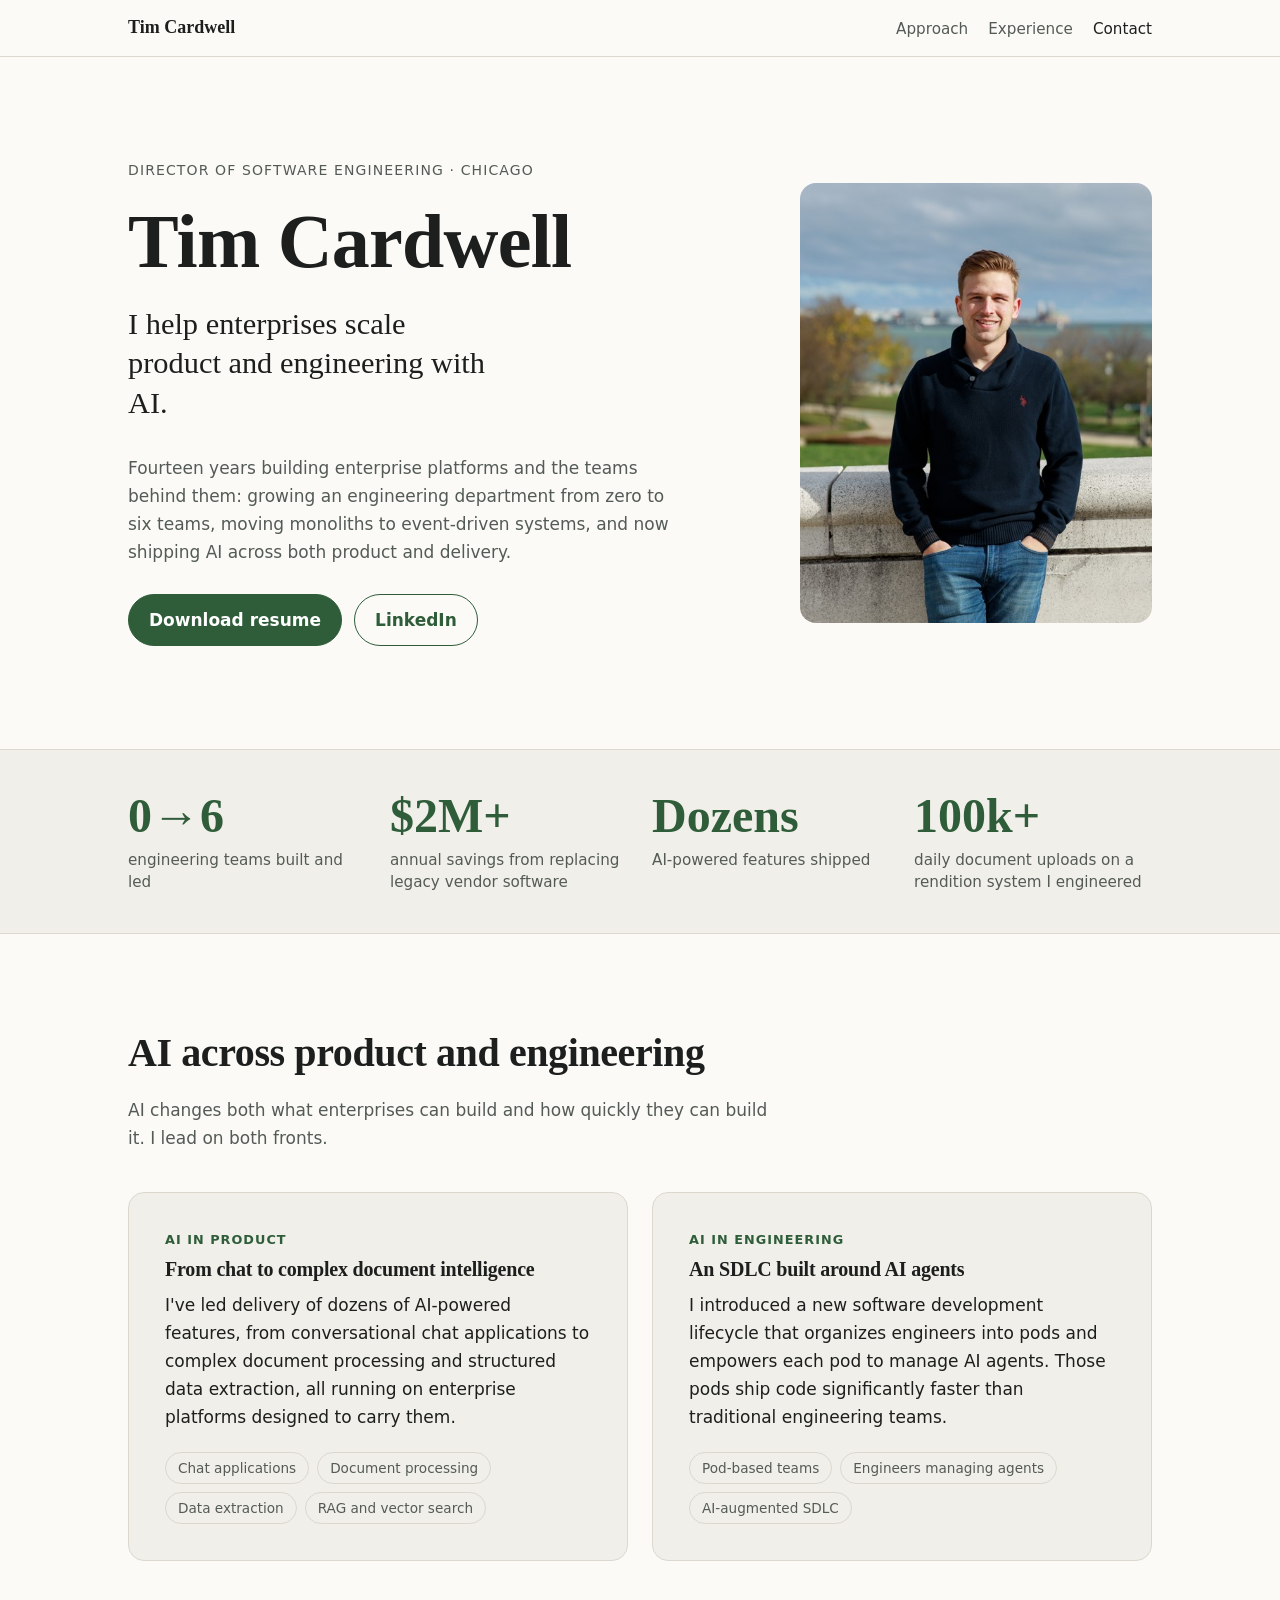
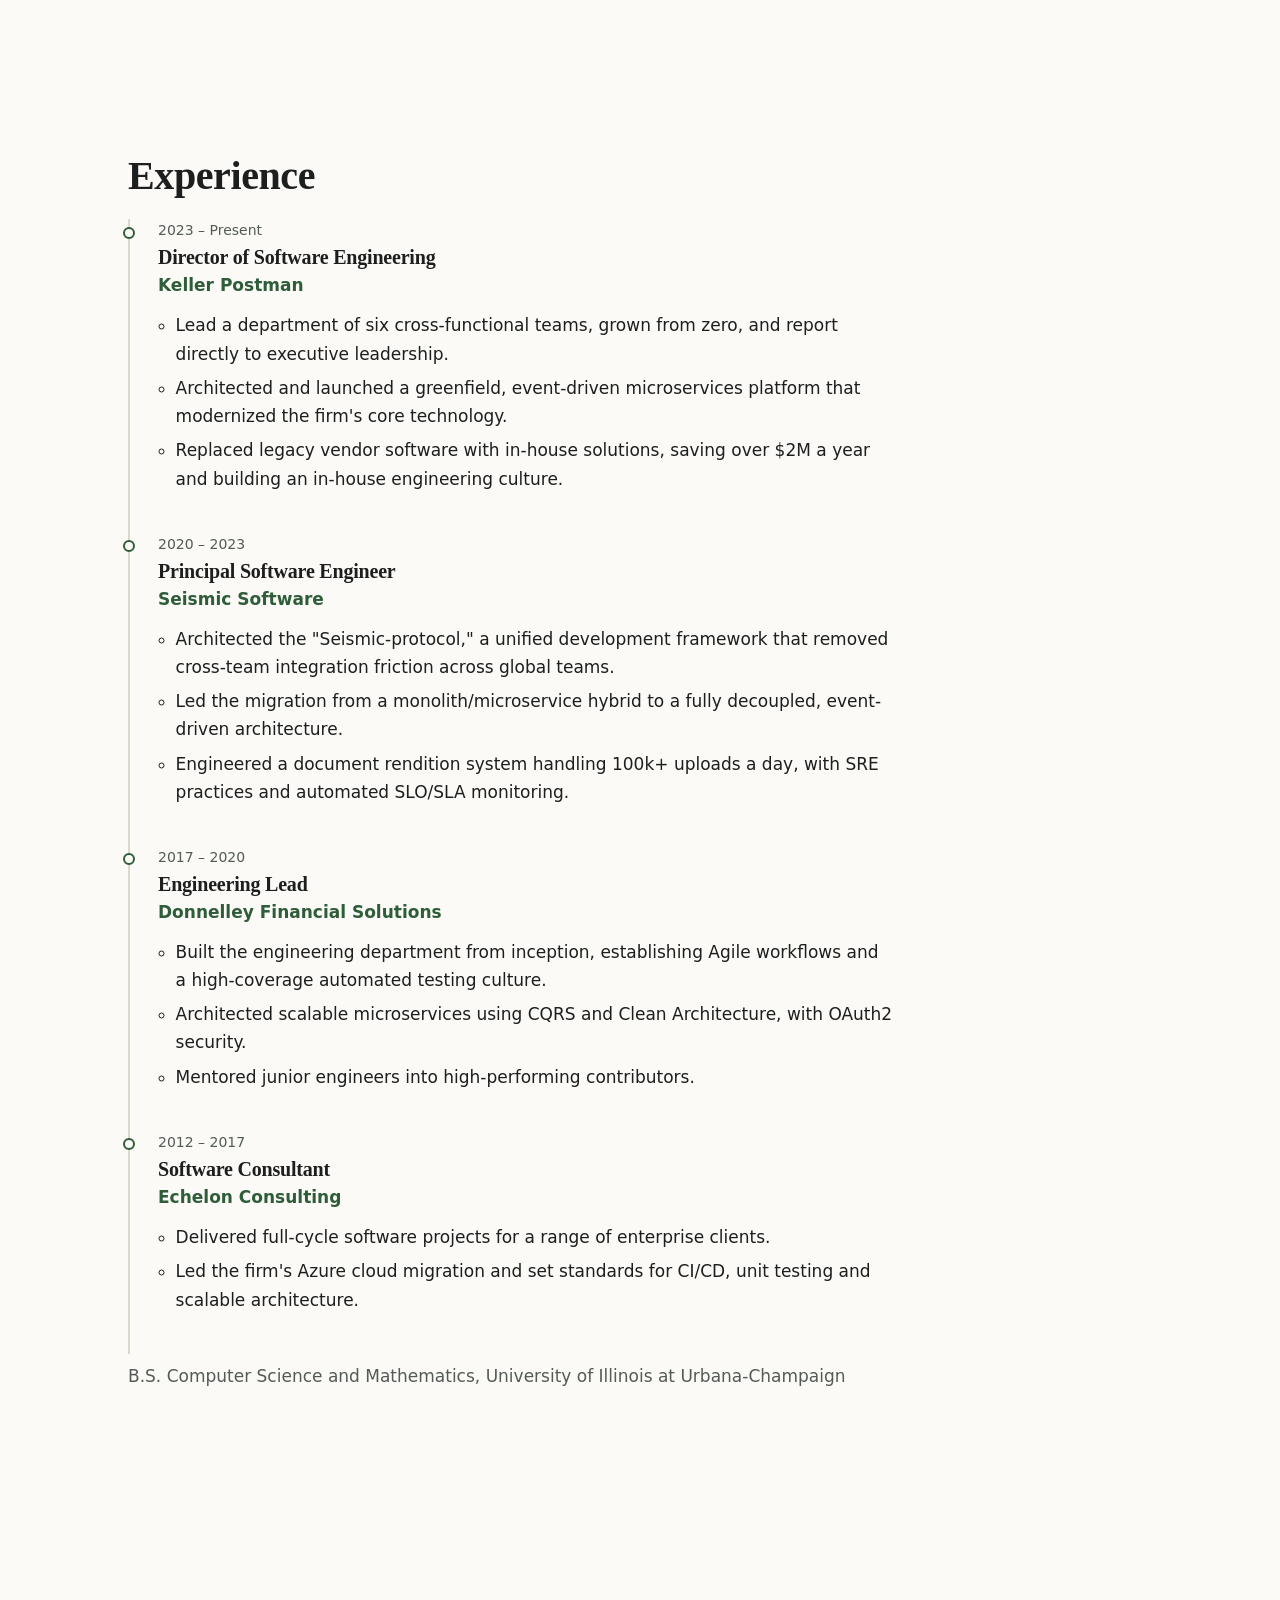
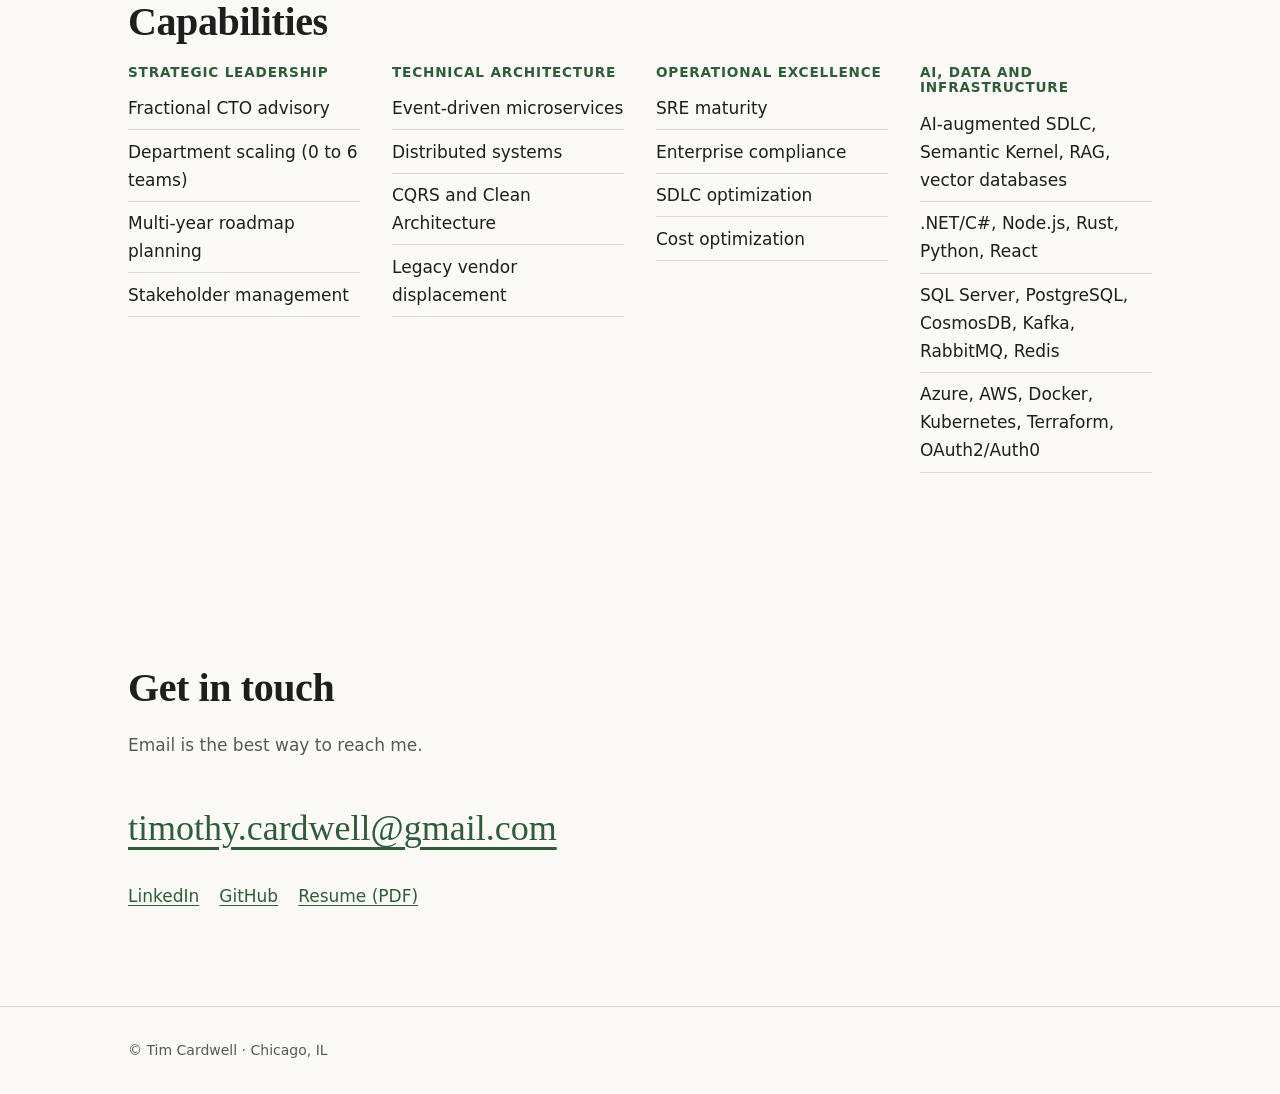
<file: index.html>
<!doctype html>
<html lang="en">
<head>
  <meta charset="utf-8">
  <meta name="viewport" content="width=device-width, initial-scale=1">
  <title>Tim Cardwell | Director of Software Engineering</title>
  <meta name="description" content="Tim Cardwell is a Director of Software Engineering in Chicago who helps enterprises scale product and engineering organizations with AI.">
  <link rel="canonical" href="https://www.timcardwell.com/">
  <link rel="icon" href="favicon.svg" type="image/svg+xml">

  <meta property="og:type" content="website">
  <meta property="og:url" content="https://www.timcardwell.com/">
  <meta property="og:title" content="Tim Cardwell | Director of Software Engineering">
  <meta property="og:description" content="I help enterprises scale product and engineering with AI.">
  <meta property="og:image" content="https://www.timcardwell.com/images/tim.jpg">
  <meta property="og:image:width" content="766">
  <meta property="og:image:height" content="625">
  <meta name="twitter:card" content="summary_large_image">

  <link rel="stylesheet" href="styles.css">
  <script src="main.js" defer></script>
</head>
<body>
  <a class="skip-link" href="#main">Skip to content</a>

  <header class="site-header">
    <div class="wrap header-inner">
      <a class="wordmark" href="#top">Tim Cardwell</a>
      <nav aria-label="Primary">
        <ul class="nav-list">
          <li><a href="#approach">Approach</a></li>
          <li><a href="#experience">Experience</a></li>
          <li><a href="#contact">Contact</a></li>
        </ul>
      </nav>
    </div>
  </header>

  <main id="main">
    <section class="wrap hero" id="top" aria-labelledby="hero-title">
      <div class="hero-text">
        <p class="eyebrow">Director of Software Engineering · Chicago</p>
        <h1 id="hero-title">Tim Cardwell</h1>
        <p class="lede">I help enterprises scale product and engineering with AI.</p>
        <p class="hero-sub">Fourteen years building enterprise platforms and the teams behind them: growing an engineering department from zero to six teams, moving monoliths to event-driven systems, and now shipping AI across both product and delivery.</p>
        <div class="actions">
          <a class="btn btn-primary" href="resume.pdf" download="Tim_Cardwell_Resume.pdf">Download resume</a>
          <a class="btn" href="https://www.linkedin.com/in/tim-cardwell/" rel="noopener">LinkedIn</a>
        </div>
      </div>
      <img class="portrait" src="images/tim.jpg" alt="Tim Cardwell standing along the Chicago lakefront" width="766" height="625">
    </section>

    <section class="proof" aria-label="Selected results">
      <ul class="wrap proof-list">
        <li class="proof-item reveal">
          <span class="proof-figure">0→6</span>
          <span class="proof-label">engineering teams built and led</span>
        </li>
        <li class="proof-item reveal">
          <span class="proof-figure">$2M+</span>
          <span class="proof-label">annual savings from replacing legacy vendor software</span>
        </li>
        <li class="proof-item reveal">
          <span class="proof-figure">Dozens</span>
          <span class="proof-label">AI-powered features shipped</span>
        </li>
        <li class="proof-item reveal">
          <span class="proof-figure">100k+</span>
          <span class="proof-label">daily document uploads on a rendition system I engineered</span>
        </li>
      </ul>
    </section>

    <section class="wrap section" id="approach" aria-labelledby="approach-title">
      <h2 id="approach-title">AI across product and engineering</h2>
      <p class="section-intro">AI changes both what enterprises can build and how quickly they can build it. I lead on both fronts.</p>
      <div class="pillars">
        <article class="pillar reveal">
          <p class="pillar-kicker">AI in product</p>
          <h3>From chat to complex document intelligence</h3>
          <p>I've led delivery of dozens of AI-powered features, from conversational chat applications to complex document processing and structured data extraction, all running on enterprise platforms designed to carry them.</p>
          <ul class="tags">
            <li>Chat applications</li>
            <li>Document processing</li>
            <li>Data extraction</li>
            <li>RAG and vector search</li>
          </ul>
        </article>
        <article class="pillar reveal">
          <p class="pillar-kicker">AI in engineering</p>
          <h3>An SDLC built around AI agents</h3>
          <p>I introduced a new software development lifecycle that organizes engineers into pods and empowers each pod to manage AI agents. Those pods ship code significantly faster than traditional engineering teams.</p>
          <ul class="tags">
            <li>Pod-based teams</li>
            <li>Engineers managing agents</li>
            <li>AI-augmented SDLC</li>
          </ul>
        </article>
      </div>
    </section>

    <section class="wrap section" id="experience" aria-labelledby="experience-title">
      <h2 id="experience-title">Experience</h2>
      <ol class="timeline">
        <li class="role reveal">
          <p class="role-dates">2023 – Present</p>
          <h3 class="role-title">Director of Software Engineering</h3>
          <p class="role-org">Keller Postman</p>
          <ul>
            <li>Lead a department of six cross-functional teams, grown from zero, and report directly to executive leadership.</li>
            <li>Architected and launched a greenfield, event-driven microservices platform that modernized the firm's core technology.</li>
            <li>Replaced legacy vendor software with in-house solutions, saving over $2M a year and building an in-house engineering culture.</li>
          </ul>
        </li>
        <li class="role reveal">
          <p class="role-dates">2020 – 2023</p>
          <h3 class="role-title">Principal Software Engineer</h3>
          <p class="role-org">Seismic Software</p>
          <ul>
            <li>Architected the "Seismic-protocol," a unified development framework that removed cross-team integration friction across global teams.</li>
            <li>Led the migration from a monolith/microservice hybrid to a fully decoupled, event-driven architecture.</li>
            <li>Engineered a document rendition system handling 100k+ uploads a day, with SRE practices and automated SLO/SLA monitoring.</li>
          </ul>
        </li>
        <li class="role reveal">
          <p class="role-dates">2017 – 2020</p>
          <h3 class="role-title">Engineering Lead</h3>
          <p class="role-org">Donnelley Financial Solutions</p>
          <ul>
            <li>Built the engineering department from inception, establishing Agile workflows and a high-coverage automated testing culture.</li>
            <li>Architected scalable microservices using CQRS and Clean Architecture, with OAuth2 security.</li>
            <li>Mentored junior engineers into high-performing contributors.</li>
          </ul>
        </li>
        <li class="role reveal">
          <p class="role-dates">2012 – 2017</p>
          <h3 class="role-title">Software Consultant</h3>
          <p class="role-org">Echelon Consulting</p>
          <ul>
            <li>Delivered full-cycle software projects for a range of enterprise clients.</li>
            <li>Led the firm's Azure cloud migration and set standards for CI/CD, unit testing and scalable architecture.</li>
          </ul>
        </li>
      </ol>
      <p class="education">B.S. Computer Science and Mathematics, University of Illinois at Urbana-Champaign</p>
    </section>

    <section class="wrap section" aria-labelledby="capabilities-title">
      <h2 id="capabilities-title">Capabilities</h2>
      <div class="capabilities">
        <div class="reveal">
          <h3>Strategic leadership</h3>
          <ul>
            <li>Fractional CTO advisory</li>
            <li>Department scaling (0 to 6 teams)</li>
            <li>Multi-year roadmap planning</li>
            <li>Stakeholder management</li>
          </ul>
        </div>
        <div class="reveal">
          <h3>Technical architecture</h3>
          <ul>
            <li>Event-driven microservices</li>
            <li>Distributed systems</li>
            <li>CQRS and Clean Architecture</li>
            <li>Legacy vendor displacement</li>
          </ul>
        </div>
        <div class="reveal">
          <h3>Operational excellence</h3>
          <ul>
            <li>SRE maturity</li>
            <li>Enterprise compliance</li>
            <li>SDLC optimization</li>
            <li>Cost optimization</li>
          </ul>
        </div>
        <div class="reveal">
          <h3>AI, data and infrastructure</h3>
          <ul>
            <li>AI-augmented SDLC, Semantic Kernel, RAG, vector databases</li>
            <li>.NET/C#, Node.js, Rust, Python, React</li>
            <li>SQL Server, PostgreSQL, CosmosDB, Kafka, RabbitMQ, Redis</li>
            <li>Azure, AWS, Docker, Kubernetes, Terraform, OAuth2/Auth0</li>
          </ul>
        </div>
      </div>
    </section>

    <section class="wrap section" id="contact" aria-labelledby="contact-title">
      <h2 id="contact-title">Get in touch</h2>
      <p class="section-intro">Email is the best way to reach me.</p>
      <a class="contact-email" href="mailto:timothy.cardwell@gmail.com">timothy.cardwell@gmail.com</a>
      <ul class="contact-links">
        <li><a href="https://www.linkedin.com/in/tim-cardwell/" rel="noopener">LinkedIn</a></li>
        <li><a href="https://github.com/TimothyCardwell" rel="noopener">GitHub</a></li>
        <li><a href="resume.pdf" download="Tim_Cardwell_Resume.pdf">Resume (PDF)</a></li>
      </ul>
    </section>
  </main>

  <footer class="site-footer">
    <div class="wrap">© Tim Cardwell · Chicago, IL</div>
  </footer>
</body>
</html>
</file>
<file: styles.css>
:root {
  color-scheme: light;
  --bg: #fbfaf7;
  --surface: #f1efe9;
  --text: #1c1f1d;
  --muted: #545b56;
  --accent: #2f5d3a;
  --accent-contrast: #ffffff;
  --rule: #dcd8ce;
  --maxw: 68rem;
  --gutter: clamp(1rem, 4vw, 2rem);
  --header-offset: 7rem;
  --sans: ui-sans-serif, system-ui, -apple-system, "Segoe UI", Roboto, "Helvetica Neue", Arial, sans-serif;
  --serif: ui-serif, "Iowan Old Style", "Palatino Linotype", Palatino, Georgia, serif;
}

@media (prefers-color-scheme: dark) {
  :root {
    color-scheme: dark;
    --bg: #121513;
    --surface: #1b201c;
    --text: #e8ebe7;
    --muted: #a7afa9;
    --accent: #8cc79a;
    --accent-contrast: #0f1a12;
    --rule: #2c332e;
  }
}

*, *::before, *::after { box-sizing: border-box; }

html { scroll-behavior: smooth; -webkit-text-size-adjust: 100%; }
@media (prefers-reduced-motion: reduce) { html { scroll-behavior: auto; } }

body {
  margin: 0;
  background: var(--bg);
  color: var(--text);
  font: 1.0625rem/1.65 var(--sans);
}

img { display: block; max-width: 100%; height: auto; }
a { color: var(--accent); text-underline-offset: 0.2em; }
:focus-visible { outline: 3px solid var(--accent); outline-offset: 3px; border-radius: 2px; }

h1, h2, h3 {
  font-family: var(--serif);
  font-weight: 600;
  line-height: 1.15;
  letter-spacing: -0.01em;
  margin: 0 0 0.5em;
}
h2 { font-size: clamp(1.75rem, 1.2rem + 2vw, 2.5rem); }
h3 { font-size: 1.25rem; }
p { margin: 0 0 1em; }

.wrap { max-width: var(--maxw); margin-inline: auto; padding-inline: var(--gutter); }

.skip-link {
  position: absolute;
  left: 1rem;
  top: -4rem;
  z-index: 20;
  padding: 0.5rem 1rem;
  background: var(--accent);
  color: var(--accent-contrast);
}
.skip-link:focus { top: 1rem; }

/* Header */
.site-header {
  position: sticky;
  top: 0;
  z-index: 10;
  background: color-mix(in srgb, var(--bg) 92%, transparent);
  backdrop-filter: blur(8px);
  border-bottom: 1px solid var(--rule);
}
.header-inner {
  display: flex;
  flex-wrap: wrap;
  align-items: center;
  justify-content: space-between;
  gap: 0.25rem 1.5rem;
  min-height: 3.5rem;
  padding-block: 0.5rem;
}
.wordmark {
  font-family: var(--serif);
  font-size: 1.125rem;
  font-weight: 600;
  color: var(--text);
  text-decoration: none;
}
.nav-list { display: flex; gap: 1.25rem; margin: 0; padding: 0; list-style: none; }
.nav-list a { color: var(--muted); font-size: 0.95rem; text-decoration: none; }
.nav-list a:hover, .nav-list a[aria-current="true"] { color: var(--text); }

section[id] { scroll-margin-top: var(--header-offset); }

/* Hero */
.hero {
  display: grid;
  gap: 2.5rem;
  align-items: center;
  padding-block: clamp(2.5rem, 8vw, 6.5rem);
}
.eyebrow {
  margin-bottom: 1rem;
  color: var(--muted);
  font-size: 0.875rem;
  letter-spacing: 0.08em;
  text-transform: uppercase;
}
.hero h1 { font-size: clamp(2.75rem, 1.5rem + 5vw, 4.75rem); margin-bottom: 0.25em; }
.lede {
  max-width: 24ch;
  font-family: var(--serif);
  font-size: clamp(1.35rem, 1rem + 1.4vw, 1.9rem);
  line-height: 1.3;
}
.hero-sub { max-width: 52ch; color: var(--muted); }
.actions { display: flex; flex-wrap: wrap; gap: 0.75rem; margin-top: 1.75rem; }
.btn {
  display: inline-block;
  padding: 0.7rem 1.25rem;
  border: 1px solid var(--accent);
  border-radius: 999px;
  color: var(--accent);
  font-weight: 600;
  text-decoration: none;
}
.btn-primary { background: var(--accent); color: var(--accent-contrast); }
.portrait {
  order: -1;
  width: 100%;
  max-width: 16rem;
  aspect-ratio: 4 / 5;
  object-fit: cover;
  object-position: 53% 30%;
  border-radius: 1rem;
}
@media (min-width: 52rem) {
  .hero { grid-template-columns: 1.4fr 1fr; }
  .portrait { order: 0; max-width: 22rem; justify-self: end; }
}

/* Proof strip */
.proof { background: var(--surface); border-block: 1px solid var(--rule); }
.proof-list {
  display: grid;
  grid-template-columns: repeat(2, minmax(0, 1fr));
  gap: 2rem 1.5rem;
  margin: 0 auto;
  padding-block: 2.5rem;
  list-style: none;
}
@media (min-width: 52rem) { .proof-list { grid-template-columns: repeat(4, minmax(0, 1fr)); } }
.proof-figure {
  display: block;
  color: var(--accent);
  font-family: var(--serif);
  font-size: clamp(2rem, 1.4rem + 2.4vw, 3rem);
  font-weight: 600;
  line-height: 1.1;
}
.proof-label { display: block; margin-top: 0.4rem; color: var(--muted); font-size: 0.95rem; line-height: 1.45; }

/* Sections */
.section { padding-block: clamp(3.5rem, 8vw, 6rem); }
.section-intro { max-width: 60ch; margin-bottom: 2.5rem; color: var(--muted); }

.pillars { display: grid; gap: 1.5rem; }
@media (min-width: 52rem) { .pillars { grid-template-columns: 1fr 1fr; } }
.pillar {
  padding: clamp(1.5rem, 3vw, 2.25rem);
  background: var(--surface);
  border: 1px solid var(--rule);
  border-radius: 1rem;
}
.pillar-kicker {
  margin-bottom: 0.5rem;
  color: var(--accent);
  font-size: 0.8rem;
  font-weight: 700;
  letter-spacing: 0.08em;
  text-transform: uppercase;
}
.tags { display: flex; flex-wrap: wrap; gap: 0.5rem; margin: 1.25rem 0 0; padding: 0; list-style: none; }
.tags li {
  padding: 0.25rem 0.75rem;
  border: 1px solid var(--rule);
  border-radius: 999px;
  color: var(--muted);
  font-size: 0.85rem;
}

/* Experience */
.timeline { margin: 0; padding: 0; list-style: none; border-left: 2px solid var(--rule); }
.role { position: relative; padding: 0 0 2.5rem 1.75rem; }
.role::before {
  content: "";
  position: absolute;
  left: -7px;
  top: 0.45rem;
  width: 12px;
  height: 12px;
  border: 2px solid var(--accent);
  border-radius: 50%;
  background: var(--bg);
}
.role-dates { margin-bottom: 0.25rem; color: var(--muted); font-size: 0.875rem; }
.role-title { margin-bottom: 0.1em; }
.role-org { margin-bottom: 0.75rem; color: var(--accent); font-weight: 600; }
.role ul { max-width: 68ch; margin: 0; padding-left: 1.1rem; }
.role li + li { margin-top: 0.4rem; }
.education { margin-top: 0.5rem; color: var(--muted); }

/* Capabilities */
.capabilities { display: grid; gap: 2rem; grid-template-columns: repeat(auto-fit, minmax(min(100%, 14rem), 1fr)); }
.capabilities h3 {
  color: var(--accent);
  font-family: var(--sans);
  font-size: 0.85rem;
  letter-spacing: 0.06em;
  text-transform: uppercase;
}
.capabilities ul { margin: 0; padding: 0; list-style: none; }
.capabilities li { padding: 0.45rem 0; border-bottom: 1px solid var(--rule); }

/* Contact */
.contact-email {
  font-family: var(--serif);
  font-size: clamp(1.25rem, 0.9rem + 2vw, 2.25rem);
  overflow-wrap: anywhere;
}
.contact-links { display: flex; flex-wrap: wrap; gap: 1.25rem; margin: 1.5rem 0 0; padding: 0; list-style: none; }

.site-footer { padding-block: 2rem; border-top: 1px solid var(--rule); color: var(--muted); font-size: 0.875rem; }

/* Scroll reveal: only hidden once main.js has opted in, so content never depends on JS. */
@media (prefers-reduced-motion: no-preference) {
  .js .reveal { opacity: 0; transform: translateY(12px); transition: opacity 0.6s ease, transform 0.6s ease; }
  .js .reveal.is-visible { opacity: 1; transform: none; }
}
</file>
